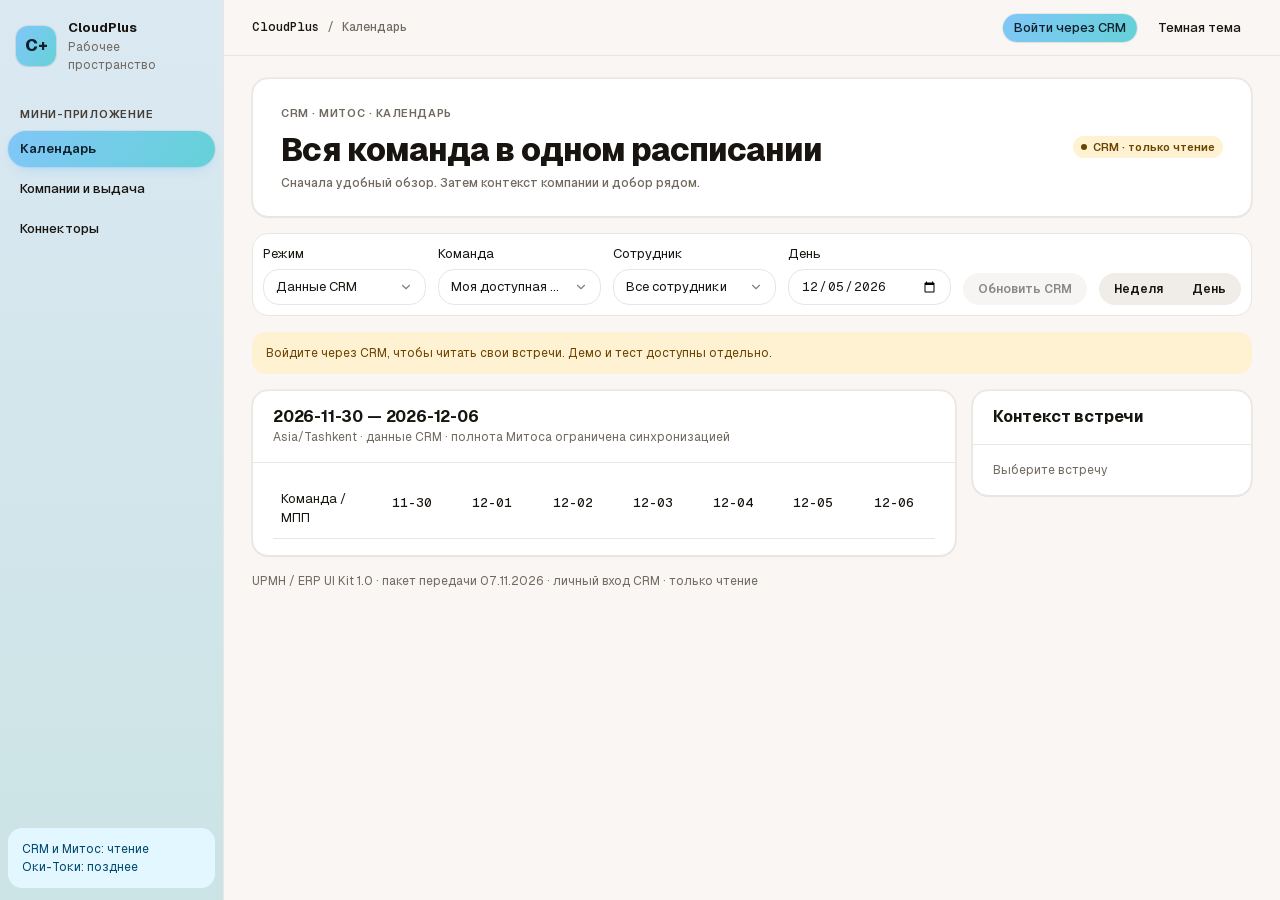
<file: docs/index.html>
<!doctype html>
<html lang="ru" data-theme="light"><head><meta charset="utf-8"><meta name="viewport" content="width=device-width,initial-scale=1"><meta name="referrer" content="no-referrer"><meta http-equiv="Content-Security-Policy" content="default-src 'self'; script-src 'self'; style-src 'self' 'unsafe-inline'; font-src 'self'; img-src 'self' data:; connect-src https://crm.cloudplus.uz; base-uri 'none'; form-action 'none'"><link rel="icon" href="icons/calendar.svg"><title>CloudPlus Workspace</title><link rel="stylesheet" href="css/kit.css"><link rel="stylesheet" href="css/theme.css?v=02"><link rel="stylesheet" href="app.css?v=03"><script src="js/kit.js" defer></script><script src="auth.js?v=03" defer></script><script src="crm-adapter.js?v=03" defer></script><script src="fixtures.js" defer></script><script src="engine.js" defer></script><script src="app.js?v=03" defer></script></head><body>
<div class="app"><aside class="side"><div class="side__brand"><div class="logo">C+</div><div><b>CloudPlus</b><div class="t-small">Рабочее пространство</div></div></div><div class="nav__group">Мини-приложение</div><a href="#" class="nav" data-page="calendar" aria-current="page">Календарь</a><a href="#" class="nav" data-page="companies">Компании и выдача</a><a href="#" class="nav" data-page="connectors">Коннекторы</a><div class="side__scroll"></div><div class="note">CRM и Митос: чтение<br>Оки-Токи: позднее</div></aside>
<main class="main"><header class="top"><div class="crumbs"><b>CloudPlus</b><span>/</span><span id="page-name">Календарь</span></div><span class="grow"></span><span id="auth-user" class="t-small"></span><button class="btn btn--sm btn--primary" id="login">Войти через CRM</button><button class="btn btn--sm btn--ghost" id="logout" hidden>Выйти</button><button class="btn btn--sm btn--ghost" id="theme">Темная тема</button></header><div class="content">
<div class="hero"><div class="grow"><span class="t-over">CRM · МИТОС · КАЛЕНДАРЬ</span><h1 class="h-display" id="title">Вся команда в одном расписании</h1><p class="t-small">Сначала удобный обзор. Затем контекст компании и добор рядом.</p></div><span class="badge badge--dot badge--warn" id="mode-badge">Демонстрационные данные</span></div>
<div class="toolbar controls"><label class="field"><span>Режим</span><select class="select" id="mode"><option value="live">Данные CRM</option><option value="read">Макет чтения</option><option value="test">Тестовый контур</option></select></label><label class="field"><span>Команда</span><select class="select" id="team"></select></label><label class="field"><span>Сотрудник</span><select class="select" id="employee"></select></label><label class="field"><span>День</span><input class="input num" id="date" type="date" min="2026-11-09" max="2026-11-13" value="2026-11-11"></label><button class="btn btn--soft" id="refresh" hidden>Обновить CRM</button><div class="btn-group"><button class="btn btn--soft" id="week" aria-pressed="true">Неделя</button><button class="btn btn--soft" id="day" aria-pressed="false">День</button></div></div>
<div class="note note--warn" id="notice" role="status">Демо: живое подключение не выполнено. Пустая ячейка не подтверждает свободное время.</div>
<section id="calendar-page"><div class="workspace"><div class="card"><div class="card__head"><div><h2 class="h-card" id="period">9–13 ноября 2026</h2><p class="t-small">Asia/Tashkent · все сотрудники условные</p></div></div><div class="card__body"><div id="calendar"></div></div></div><aside class="card"><div class="card__head"><h2 class="h-card">Контекст встречи</h2></div><div class="card__body" id="details"></div></aside></div></section>
<section id="companies-page" hidden><div class="card"><div class="card__head"><h2 class="h-card">База компаний</h2><span class="badge badge--outline">Условные адреса</span></div><div class="table-wrap"><table class="table"><thead><tr><th>Компания</th><th>Локация</th><th>Основание выдачи</th></tr></thead><tbody id="companies"></tbody></table></div></div></section>
<section id="connectors-page" hidden><div class="board" id="connectors"></div></section>
<section class="card" id="simulation" hidden><div class="card__head"><div><h2 class="h-card">Имитировать встречу</h2><p class="t-small">Меняется только локальный тестовый набор. Рабочие данные не затрагиваются.</p></div><button class="btn btn--sm btn--ghost" id="reset">Сбросить тест</button></div><form class="card__body controls" id="simulate"><label class="field"><span>Компания</span><select class="select" id="sim-company"></select></label><label class="field"><span>МПП</span><select class="select" id="sim-employee"></select></label><label class="field"><span>Дата</span><input class="input num" id="sim-date" type="date" min="2026-11-09" max="2026-11-13" value="2026-11-11"></label><label class="field"><span>Начало</span><input class="input num" id="sim-time" type="time" value="12:30" step="1800" required></label><button class="btn btn--primary" type="submit">Добавить в тест</button></form><div class="card__foot" id="sim-result" aria-live="polite"></div></section>
<section class="card" id="recommendations" hidden><div class="card__head"><div><h2 class="h-card">Кого и когда добирать</h2><p class="t-small">Выберите встречу: тот же дом → ближайшие компании. Несколько дат одной локации расширяют предложения.</p></div></div><div class="card__body" id="candidates"></div><div class="card__foot">Тест: встреча 60 минут, резерв 15 минут, радиус 250 м. Это условные параметры, не нормативы и не расчет дороги.</div></section>
<footer class="t-small">UPMH / ERP UI Kit 1.0 · пакет передачи 07.11.2026 · личный вход CRM · только чтение</footer>
</div></main></div></body></html>
</file>
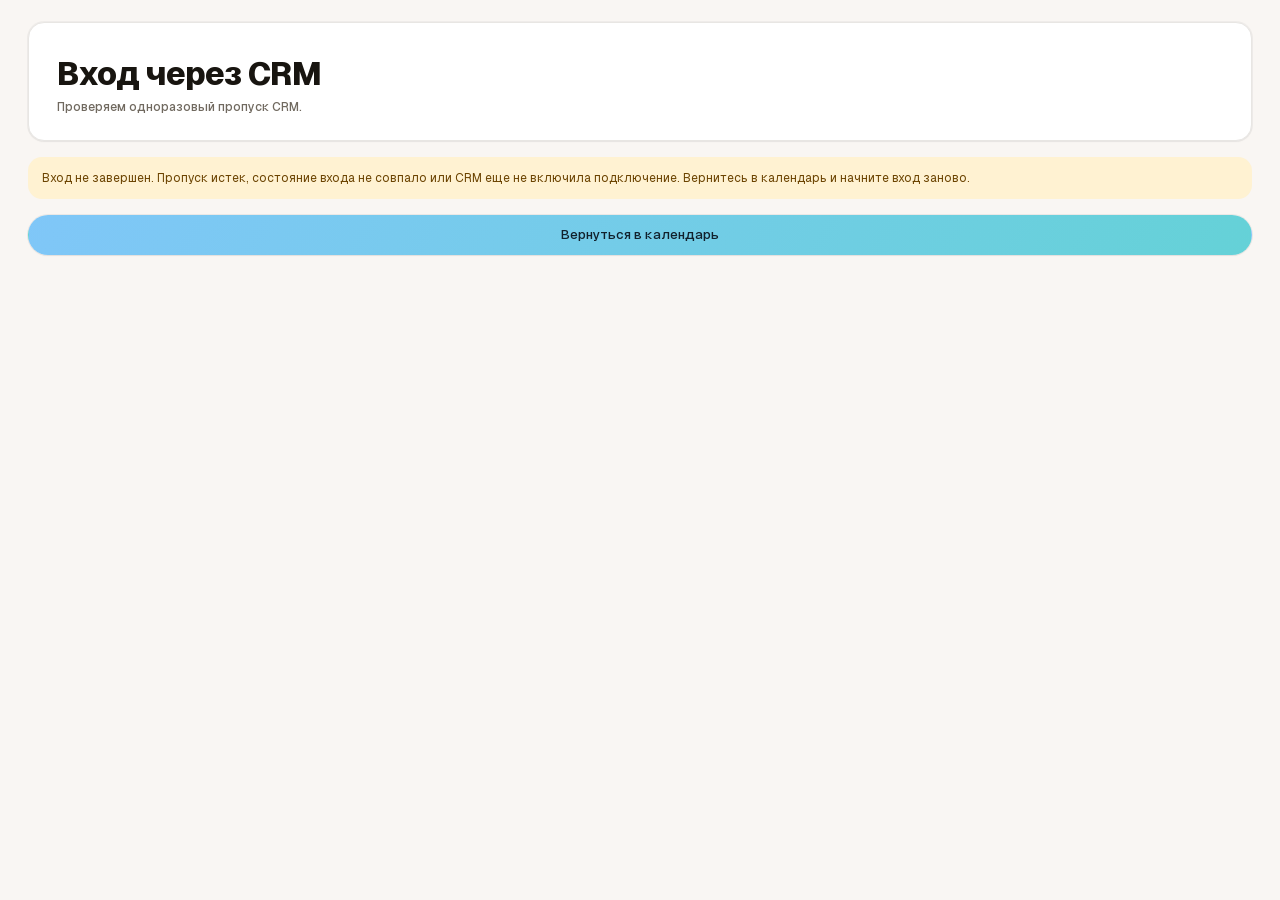
<file: docs/auth/crm/callback.html>
<!doctype html>
<html lang="ru" data-theme="light"><head><meta charset="utf-8"><meta name="viewport" content="width=device-width,initial-scale=1"><meta name="referrer" content="no-referrer"><meta http-equiv="Content-Security-Policy" content="default-src 'none'; script-src 'self'; style-src 'self'; font-src 'self'; connect-src https://crm.cloudplus.uz; base-uri 'none'; form-action 'none'"><title>CloudPlus: вход через CRM</title><link rel="stylesheet" href="../../css/kit.css"><link rel="stylesheet" href="../../css/theme.css"><script src="../../auth.js?v=03" defer></script><script src="callback.js?v=03" defer></script></head><body><main class="content"><div class="hero"><div><h1 class="h-display">Вход через CRM</h1><p class="t-small">Проверяем одноразовый пропуск CRM.</p></div></div><div class="note note--warn" id="status" role="status">Выполняется вход. Служебные ключи здесь не хранятся.</div><a class="btn btn--primary" href="../../">Вернуться в календарь</a></main></body></html>
</file>
<file: docs/css/kit.css>
/* ERP UI Kit - Cloudplus. Написан с нуля. Цвета проекта меняются в theme.css. */
@font-face{font-family:"Geist";src:url(fonts/Geist-Variable.woff2) format("woff2");font-weight:100 900;font-display:swap}
@font-face{font-family:"Geist Mono";src:url(fonts/GeistMono-Variable.woff2) format("woff2");font-weight:100 900;font-display:swap}

/* ---------- токены ---------- */
:root{
  /* параметры темы (переопределяются в theme.css) */
  --accent-h:240; --accent-h2:200; --accent-c:.10; --accent-l:.80; --accent-angle:120deg;
  --neutral-h:75; --neutral-c:.005;

  --bg:oklch(.975 var(--neutral-c) var(--neutral-h));
  --surface:oklch(1 0 0);
  --surface-2:oklch(.991 calc(var(--neutral-c)*.32) var(--neutral-h));
  --fill:oklch(.977 calc(var(--neutral-c)*.64) var(--neutral-h));
  --surface-3:oklch(.946 calc(var(--neutral-c)*1.28) var(--neutral-h));
  --line:oklch(.925 calc(var(--neutral-c)*.96) var(--neutral-h));
  --line-strong:oklch(.87 calc(var(--neutral-c)*1.4) var(--neutral-h));
  --text:oklch(.196 .0096 var(--neutral-h));
  --text-2:oklch(.372 .0144 var(--neutral-h));
  --text-3:oklch(.523 .0176 var(--neutral-h));
  --text-4:oklch(.66 .012 var(--neutral-h));

  --accent:oklch(var(--accent-l) var(--accent-c) var(--accent-h));
  --accent-2:oklch(var(--accent-l) var(--accent-c) var(--accent-h2));
  --accent-grad:linear-gradient(var(--accent-angle),var(--accent),var(--accent-2));
  --accent-soft:oklch(.965 calc(var(--accent-c)*.3) var(--accent-h));
  --accent-soft-2:oklch(.962 calc(var(--accent-c)*.32) var(--accent-h2));
  --accent-text:oklch(.38 calc(var(--accent-c)*.9) var(--accent-h));
  --on-accent:oklch(.24 .03 var(--accent-h));
  --focus:oklch(.6 .14 var(--accent-h));

  --ok:oklch(.56 .12 165); --ok-soft:oklch(.955 .035 165); --ok-text:oklch(.38 .09 165);
  --warn:oklch(.68 .13 78); --warn-soft:oklch(.965 .045 88); --warn-text:oklch(.42 .09 72);
  --bad:oklch(.58 .17 24); --bad-soft:oklch(.962 .03 24); --bad-text:oklch(.44 .15 24);
  --info:oklch(.58 .12 236); --info-soft:oklch(.955 .03 236); --info-text:oklch(.4 .11 236);

  --ink:linear-gradient(180deg,oklch(.235 .012 265),oklch(.165 .008 265));

  --r-xs:6px; --r-sm:10px; --r-md:14px; --r-lg:16px; --r-pill:999px;
  --sh-1:inset 0 1px 0 oklch(1 0 0/.85),0 1px 2px oklch(.18 .01 80/.04),0 0 0 1px oklch(.18 .01 80/.04);
  --sh-2:0 10px 26px -10px oklch(.2 .01 80/.16);
  --sh-3:0 0 0 1px oklch(.196 .0096 75/.1),0 12px 28px -8px oklch(.17 .008 265/.12);
  --sh-4:0 0 0 1px oklch(.196 .0096 75/.1),0 24px 60px -16px oklch(.17 .008 265/.22);

  --font:"Geist",-apple-system,BlinkMacSystemFont,"Segoe UI",Roboto,sans-serif;
  --mono:"Geist Mono",ui-monospace,SFMono-Regular,Menlo,monospace;
  --t-fast:120ms; --t-base:180ms; --t-slow:280ms;
  --ease:cubic-bezier(.2,.9,.3,1); --spring:cubic-bezier(.34,1.5,.64,1);
  --side-w:224px; --top-h:56px;
  color-scheme:light;
}
[data-theme=dark]{
  --fill:oklch(.25 .009 var(--neutral-h));
  --bg:oklch(.185 .008 var(--neutral-h));
  --surface:oklch(.23 .008 var(--neutral-h));
  --surface-2:oklch(.26 .009 var(--neutral-h));
  --surface-3:oklch(.31 .01 var(--neutral-h));
  --line:oklch(.3 .009 var(--neutral-h));
  --line-strong:oklch(.38 .01 var(--neutral-h));
  --text:oklch(.97 .004 var(--neutral-h));
  --text-2:oklch(.84 .006 var(--neutral-h));
  --text-3:oklch(.7 .008 var(--neutral-h));
  --text-4:oklch(.58 .01 var(--neutral-h));
  --accent-soft:oklch(.31 calc(var(--accent-c)*.55) var(--accent-h));
  --accent-soft-2:oklch(.31 calc(var(--accent-c)*.55) var(--accent-h2));
  --accent-text:oklch(.86 var(--accent-c) var(--accent-h));
  --focus:oklch(.75 .12 var(--accent-h));
  --ok:oklch(.74 .12 165); --ok-soft:oklch(.29 .05 165); --ok-text:oklch(.86 .09 165);
  --warn:oklch(.8 .12 85); --warn-soft:oklch(.3 .05 78); --warn-text:oklch(.88 .09 85);
  --bad:oklch(.7 .15 24); --bad-soft:oklch(.29 .07 24); --bad-text:oklch(.86 .1 24);
  --info:oklch(.74 .11 236); --info-soft:oklch(.28 .06 236); --info-text:oklch(.86 .08 236);
  --ink:linear-gradient(180deg,oklch(.33 .01 var(--neutral-h)),oklch(.26 .01 var(--neutral-h)));
  --sh-1:0 1px 2px oklch(0 0 0/.4),0 0 0 1px oklch(1 0 0/.05) inset;
  --sh-2:0 10px 26px -10px oklch(0 0 0/.55);
  --sh-3:0 22px 50px -14px oklch(0 0 0/.65);
  --sh-4:0 40px 90px -18px oklch(0 0 0/.8);
  color-scheme:dark;
}

/* ---------- база ---------- */
*,*::before,*::after{box-sizing:border-box}
html{-webkit-text-size-adjust:100%}
body{margin:0;background:var(--bg);color:var(--text);font:400 13px/1.5 var(--font);-webkit-font-smoothing:antialiased}
h1,h2,h3,h4,p{margin:0}
button,input,select,textarea{font:inherit;color:inherit}
button{cursor:pointer}
a{color:inherit;text-decoration:none}
svg.i{width:16px;height:16px;flex:none;fill:none;stroke:currentColor;stroke-width:2;stroke-linecap:round;stroke-linejoin:round}
svg.i--sm{width:14px;height:14px} svg.i--lg{width:20px;height:20px}
:focus-visible{outline:2px solid var(--focus);outline-offset:2px}
.truncate{overflow:hidden;text-overflow:ellipsis;white-space:nowrap;min-width:0}
.num{font-family:var(--mono);font-variant-numeric:tabular-nums}
.muted{color:var(--text-3)} .row{display:flex;align-items:center;gap:10px} .grow{flex:1;min-width:0} .stack{display:grid;gap:16px}

/* ---------- типографика ---------- */
.h-display{font:800 32px/1.1 var(--font);letter-spacing:-.03em}
.h-page{font:800 22px/1.15 var(--font);letter-spacing:-.02em}
.h-card{font:700 16px/1.3 var(--font);letter-spacing:-.012em}
.t-body{font-size:13px} .t-small{font-size:12px;color:var(--text-3)}
.t-over{font:600 11px/1.5 var(--font);letter-spacing:.05em;text-transform:uppercase;color:var(--text-3)}
.t-figure{font:650 28px/1.5 var(--font);letter-spacing:-.03em;font-variant-numeric:tabular-nums}
.t-unit{font:500 12px var(--font);color:var(--text-3);letter-spacing:0}

/* ---------- кнопки ---------- */
.btn{display:inline-flex;align-items:center;justify-content:center;gap:6px;height:40px;padding:0 12px;border:1px solid var(--line);border-radius:var(--r-pill);background:var(--surface);color:var(--text-2);font-weight:500;font-size:13px;white-space:nowrap;transition:background var(--t-fast),border-color var(--t-fast),transform var(--t-fast),filter var(--t-fast),box-shadow var(--t-fast),color var(--t-fast);user-select:none}
.btn>svg.i{width:14px;height:14px}
.btn:hover{background:var(--surface-2);border-color:var(--line-strong);color:var(--text)}
.btn:active{transform:translateY(1px) scale(.985)}
.btn[disabled],.btn[aria-disabled=true]{opacity:.5;pointer-events:none}
.btn--primary{background:var(--accent-grad);border-color:transparent;color:var(--on-accent);box-shadow:0 1px 2px oklch(.17 .008 265/.04),0 0 0 1px oklch(.17 .008 265/.06)}
.btn--primary:hover{background:var(--accent-grad);filter:brightness(.97) saturate(1.08);border-color:transparent;color:var(--on-accent)}
.btn--soft{background:var(--surface-3);border-color:transparent;color:var(--text)}
.btn--soft:hover{background:var(--line);border-color:transparent}
.btn--ghost{background:transparent;border-color:transparent;color:var(--text)}
.btn--ghost:hover{background:var(--surface-3);border-color:transparent}
.btn--danger{background:var(--bad-soft);border-color:transparent;color:var(--bad-text)}
.btn--danger:hover{background:var(--bad-soft);filter:brightness(.97);border-color:transparent;color:var(--bad-text)}
.btn--dark{background:var(--ink);border-color:transparent;color:oklch(.98 0 0)}
.btn--dark:hover{background:var(--ink);filter:brightness(1.15);border-color:transparent;color:oklch(.98 0 0)}
.btn--sm{height:28px;padding:0 10px;font-size:12.8px;gap:4px} .btn--sm>svg.i{width:12px;height:12px}
.btn--lg{height:44px;padding:0 18px;font-size:14px;font-weight:600;gap:8px}
.btn--icon{width:36px;height:36px;padding:0} .btn--icon>svg.i{width:16px;height:16px} .btn--icon.btn--sm{width:32px;height:32px} .btn--icon.btn--sm>svg.i{width:14px;height:14px} .btn--block{width:100%}
.btn .count{font:700 11px var(--font);padding:1px 6px;border-radius:var(--r-pill);background:var(--surface-3);color:inherit}
.btn-group{display:inline-flex} .btn-group .btn{border-radius:0;margin-left:-1px} .btn-group .btn:first-child{border-radius:var(--r-pill) 0 0 var(--r-pill);margin-left:0} .btn-group .btn:last-child{border-radius:0 var(--r-pill) var(--r-pill) 0}
.link{color:var(--accent-text);font-weight:600} .link:hover{text-decoration:underline}

/* ---------- поля ---------- */
.field{display:grid;gap:6px}
.field>label,.label{font-weight:600;font-size:12px;letter-spacing:-.005em}
.field .req{color:var(--accent);font-weight:700}
.hint{font-size:11px;color:var(--text-3)} .hint--bad{color:var(--bad-text)}
.input,.select,.textarea{width:100%;height:36px;padding:0 12px;border:1px solid var(--line);border-radius:var(--r-lg);background:var(--surface);font-size:13px;transition:border-color var(--t-fast),box-shadow var(--t-fast),background var(--t-fast);text-overflow:ellipsis}
.section .input,.section .select,.section .textarea,.menu .input{background-color:var(--fill)}
.textarea{height:auto;min-height:80px;padding:9px 12px;resize:vertical;line-height:1.5}
.input::placeholder,.textarea::placeholder{color:var(--text-3);opacity:.9}
.input:hover,.select:hover,.textarea:hover{border-color:var(--line-strong)}
.input:focus,.select:focus,.textarea:focus{outline:0;border-color:var(--focus);background:var(--surface);box-shadow:0 0 0 3px oklch(.6 .14 var(--accent-h)/.16)}
.input[aria-invalid=true]{border-color:var(--bad);box-shadow:0 0 0 3px oklch(.58 .17 24/.12)}
.input[disabled],.select[disabled]{opacity:.55;cursor:not-allowed}
.select{appearance:none;padding-right:34px;background-image:url("data:image/svg+xml,%3Csvg xmlns='http://www.w3.org/2000/svg' width='14' height='14' viewBox='0 0 24 24' fill='none' stroke='%23808080' stroke-width='2' stroke-linecap='round' stroke-linejoin='round'%3E%3Cpath d='m6 9 6 6 6-6'/%3E%3C/svg%3E");background-repeat:no-repeat;background-position:right 12px center}
.input-wrap{position:relative} .input-wrap>svg.i{position:absolute;left:12px;top:50%;width:14px;height:14px;transform:translateY(-50%);color:var(--text-3);pointer-events:none} .input-wrap>.input{padding-left:34px}
.input-wrap>.suffix{position:absolute;right:12px;top:50%;transform:translateY(-50%);font:600 11px var(--mono);color:var(--text-3)}
.search{position:relative;flex:1;min-width:180px} .search>svg.i{position:absolute;left:14px;top:50%;width:16px;height:16px;transform:translateY(-50%);color:var(--text-3)} .search>.input{border-radius:var(--r-pill);padding:0 48px 0 38px;height:32px;font-size:14px}
.kbd{font:400 11px/1.5 var(--mono);padding:1px 6px;border:1px solid var(--line);border-radius:var(--r-pill);background:var(--surface);color:var(--text-3)}
.search>.kbd{position:absolute;right:10px;top:50%;transform:translateY(-50%)}

.check{display:inline-flex;align-items:center;gap:8px;cursor:pointer;font-weight:400;font-size:13px}
.check input{appearance:none;width:16px;height:16px;margin:0;border:1px solid var(--line-strong);border-radius:6px;background:var(--surface);display:grid;place-items:center;transition:all var(--t-fast);cursor:pointer;flex:none}
.check input[type=radio]{border-radius:50%}
.check input:hover{border-color:var(--text-3)}
.check input:checked{background:var(--accent-grad);border-color:transparent}
.check input:checked::after{content:"";width:8px;height:4.5px;border:1.75px solid var(--on-accent);border-top:0;border-right:0;transform:translateY(-1px) rotate(-45deg)}
.check input[type=radio]:checked::after{width:6px;height:6px;border:0;border-radius:50%;background:var(--on-accent);transform:none}
.switch{display:inline-flex;align-items:center;gap:8px;cursor:pointer;font-weight:500;font-size:13px;color:var(--text-2)}
.switch input{appearance:none;width:32px;height:18px;margin:0;border:1px solid var(--line);border-radius:var(--r-pill);background:var(--surface-3);position:relative;transition:background var(--t-base);cursor:pointer;flex:none}
.switch input::after{content:"";position:absolute;top:1px;left:1px;width:14px;height:14px;border-radius:50%;background:#fff;box-shadow:0 1px 2px oklch(0 0 0/.2);transition:transform var(--t-base) var(--spring)}
.switch input:checked{background:var(--accent-grad);border-color:transparent} .switch input:checked::after{transform:translateX(14px)}

/* ---------- сегменты и вкладки ---------- */
.seg{display:inline-flex;padding:3px;gap:2px;border-radius:var(--r-pill);background:var(--surface-3)}
.seg button{height:30px;padding:0 14px;border:1px solid transparent;border-radius:var(--r-pill);background:transparent;font-weight:500;font-size:13px;color:var(--text-2);display:inline-flex;align-items:center;gap:6px;transition:background var(--t-fast),color var(--t-fast)}
.seg button:hover{color:var(--text)}
.seg button[aria-selected=true]{background:var(--accent-grad);color:var(--on-accent);box-shadow:0 1px 2px oklch(.17 .008 265/.04),0 0 0 1px oklch(.17 .008 265/.06)}
.seg--plain button[aria-selected=true]{background:var(--surface);color:var(--text);box-shadow:var(--sh-1)}
.tabs{display:flex;gap:4px;border-bottom:1px solid var(--line);overflow-x:auto}
.tabs button{height:40px;padding:0 14px;border:0;background:transparent;font-weight:600;font-size:13px;color:var(--text-3);position:relative;display:inline-flex;align-items:center;gap:8px;white-space:nowrap}
.tabs button:hover{color:var(--text)}
.tabs button[aria-selected=true]{color:var(--text)}
.tabs button[aria-selected=true]::after{content:"";position:absolute;left:10px;right:10px;bottom:-1px;height:2px;border-radius:2px;background:var(--accent-grad)}
.count{font:700 11px/1.5 var(--font);padding:1px 7px;border-radius:var(--r-pill);background:var(--surface-3);color:var(--text-2);font-variant-numeric:tabular-nums}

/* ---------- бейджи ---------- */
.badge{display:inline-flex;align-items:center;gap:6px;height:22px;padding:0 8px;border-radius:var(--r-pill);background:var(--surface-3);color:var(--text-2);font-weight:600;font-size:11px;white-space:nowrap}
.badge--dot::before{content:"";width:6px;height:6px;border-radius:50%;background:currentColor}
.badge--ok{background:var(--ok-soft);color:var(--ok-text)} .badge--warn{background:var(--warn-soft);color:var(--warn-text)} .badge--bad{background:var(--bad-soft);color:var(--bad-text)} .badge--info{background:var(--info-soft);color:var(--info-text)}
.badge--accent{background:var(--accent-grad);color:var(--on-accent)} .badge--outline{background:transparent;border:1px solid var(--line);color:var(--text-3);font-weight:500}
.tag{display:inline-flex;align-items:center;font:600 11px/1.5 var(--font);color:var(--text-2);padding:2px 8px;border:1px solid var(--line);border-radius:var(--r-xs);background:var(--surface-2)}
.dot{width:8px;height:8px;border-radius:50%;background:var(--text-4);flex:none} .dot--ok{background:var(--ok)} .dot--warn{background:var(--warn)} .dot--bad{background:var(--bad)}

/* ---------- карточки и показатели ---------- */
.card{background:var(--surface);border:1px solid var(--line);border-radius:var(--r-lg);box-shadow:var(--sh-1)}
.card__head{display:flex;align-items:center;gap:12px;padding:16px 20px;border-bottom:1px solid var(--line)}
.card__body{padding:16px 20px} .card__foot{display:flex;align-items:center;gap:10px;padding:14px 22px;border-top:1px solid var(--line)}
.hero{display:flex;align-items:center;gap:8px;flex-wrap:wrap;padding:24px 28px;background:var(--surface);border:1px solid var(--line);border-radius:var(--r-lg);box-shadow:var(--sh-1)}
.hero .t-small{font-weight:500} .hero .h-display{margin:10px 0 6px}
.stats{display:grid;gap:14px;grid-template-columns:repeat(auto-fit,minmax(210px,1fr))}
.stat{padding:18px;display:grid;gap:10px;align-content:start;background:var(--surface);border:1px solid var(--line);border-radius:var(--r-lg);box-shadow:var(--sh-1);min-width:0}
.stat__top{display:flex;align-items:center;gap:10px}
.stat__ico{width:30px;height:30px;border-radius:50%;display:grid;place-items:center;background:var(--surface-3);color:var(--text-2);flex:none} .stat__ico>svg.i{width:15px;height:15px}
.stat__ico--ok{background:var(--ok-soft);color:var(--ok-text)} .stat__ico--warn{background:var(--warn-soft);color:var(--warn-text)} .stat__ico--info{background:var(--info-soft);color:var(--info-text)} .stat__ico--accent{background:var(--accent-grad);color:var(--on-accent)}
.stat--ink{background:var(--ink);border-color:transparent;color:#fff} .stat--ink .t-over,.stat--ink .t-small,.stat--ink .t-unit{color:oklch(1 0 0/.7)} .stat--ink .stat__ico{background:oklch(1 0 0/.1);color:#fff}
.stat .ok{color:var(--ok-text)} .stat .warn{color:var(--warn-text)} .stat .bad{color:var(--bad-text)}
.progress{height:4px;border-radius:var(--r-xs);background:var(--surface-3);overflow:hidden} .progress>i{display:block;height:100%;border-radius:inherit;background:var(--accent-grad)} .progress--ok>i{background:var(--ok)} .progress--warn>i{background:var(--warn)}
.delta{display:inline-flex;align-items:center;gap:4px;font:600 12px var(--mono)} .delta--up{color:var(--ok-text)} .delta--down{color:var(--bad-text)}

/* ---------- панель фильтров и таблица ---------- */
.toolbar{display:flex;align-items:center;gap:10px;flex-wrap:wrap;padding:10px;background:var(--surface);border:1px solid var(--line);border-radius:var(--r-lg)}
.toolbar .btn{height:32px;padding:0 14px;font-size:12px;font-weight:600} .toolbar .btn>svg.i{width:14px;height:14px}
.table-wrap{background:var(--surface);border:1px solid var(--line);border-radius:var(--r-lg);box-shadow:var(--sh-1);overflow:auto}
.table{width:100%;border-collapse:collapse;font-size:13px}
.table th{position:sticky;top:0;z-index:1;background:var(--surface);text-align:left;font-weight:500;font-size:13px;color:var(--text-2);padding:14px 16px;white-space:nowrap}
.table td{padding:16px;border-top:1px solid oklch(from var(--line) l c h/.7);vertical-align:middle;max-width:280px}
.table tbody tr{transition:background var(--t-fast)} .table tbody tr:hover{background:var(--surface-2)}
.table tbody tr[aria-selected=true]{background:var(--accent-soft)}
.table .r{text-align:right} .table .c{text-align:center}
.table .th-btn{display:inline-flex;align-items:center;gap:4px;border:0;background:none;padding:0;font:inherit;color:inherit} .table .th-btn svg{box-sizing:content-box;padding:5px;border-radius:8px;color:var(--text-3);transition:background var(--t-fast),color var(--t-fast)} .table .th-btn:hover svg{background:var(--surface-3);color:var(--text)}
.table .num{font-weight:600} .table .progress{width:88px;margin:6px 0 2px auto} .table .pct{font:600 11px var(--mono);color:var(--text-3)}
.table tr[data-mark]>td:first-child{box-shadow:inset 2px 0 0 var(--line-strong)} .table tr[data-mark=ok]>td:first-child{box-shadow:inset 2px 0 0 oklch(.56 .12 165/.6)} .table tr[data-mark=warn]>td:first-child{box-shadow:inset 2px 0 0 oklch(.68 .13 78/.6)} .table tr[data-mark=bad]>td:first-child{box-shadow:inset 2px 0 0 oklch(.58 .17 24/.6)}
.table tfoot td{font:800 15px var(--font);letter-spacing:-.02em;background:var(--surface-2);padding:14px 16px} .table tfoot .t-over{letter-spacing:.095em}
.pager{display:flex;align-items:center;gap:8px;padding:10px 16px;border-top:1px solid var(--line);font-size:12px;color:var(--text-3)}

/* ---------- каркас ---------- */
.app{display:flex;min-height:100vh}
.side{position:sticky;top:0;height:100vh;width:var(--side-w);flex:none;display:flex;flex-direction:column;gap:4px;padding:16px 8px 12px;background:var(--side-bg,linear-gradient(180deg,oklch(.925 calc(var(--accent-c)*.2) var(--accent-h)),oklch(.9 calc(var(--accent-c)*.26) var(--accent-h2))));border-right:1px solid var(--side-line,var(--line));color:var(--side-text,var(--text));overflow:hidden}
.side__brand{display:flex;align-items:center;gap:12px;padding:2px 8px 14px}
.logo{width:40px;height:40px;border-radius:12px;display:grid;place-items:center;background:var(--accent-grad);color:var(--on-accent);font-weight:800;font-size:17px;flex:none;box-shadow:0 1px 2px oklch(.17 .008 265/.06),0 0 0 1px oklch(.17 .008 265/.06)}
.side__brand .btn{width:28px;height:28px;background:oklch(1 0 0/.75);border-color:oklch(1 0 0/.6);color:var(--text-2)}
.side__scroll{flex:1;overflow:auto;display:grid;gap:1px;align-content:start}
.nav__group{display:flex;align-items:center;justify-content:space-between;width:100%;padding:16px 12px 6px;border:0;background:none;font:600 11px var(--font);letter-spacing:.07em;text-transform:uppercase;color:var(--side-muted,var(--text-2))}
.nav__group svg{transition:transform var(--t-base)} .nav__group[aria-expanded=false] svg{transform:rotate(-90deg)}
.nav{display:flex;align-items:center;gap:10px;height:36px;padding:0 12px;border-radius:var(--r-pill);font-weight:500;font-size:13px;color:var(--side-text-2,var(--text));transition:background var(--t-fast),color var(--t-fast)} .nav>svg.i{width:18px;height:18px;stroke-width:1.75}
.nav:hover{background:var(--side-hover,oklch(1 0 0/.5));color:var(--side-text,var(--text))}
.nav[aria-current=page]{background:var(--side-active,var(--accent-grad));color:var(--side-on-active,var(--on-accent));font-weight:600;box-shadow:0 6px 14px -8px oklch(var(--accent-l) var(--accent-c) var(--accent-h)/.9),0 0 0 1px oklch(.17 .008 265/.05)}
.nav .count{margin-left:auto;background:oklch(1 0 0/.6);color:inherit}
.nav--exit{background:oklch(from var(--bad) l c h/.12);color:var(--bad-text);margin-top:4px} .nav--exit:hover{background:oklch(from var(--bad) l c h/.18);color:var(--bad-text)}
.side[data-collapsed=true]{width:68px} .side[data-collapsed=true] .hide-collapsed{display:none} .side[data-collapsed=true] .nav{justify-content:center;padding:0}
.main{flex:1;min-width:0;display:flex;flex-direction:column}
.top{position:sticky;top:0;z-index:20;height:var(--top-h);display:flex;align-items:center;gap:10px;padding:0 28px;background:var(--bg);border-bottom:1px solid var(--line)}
.top .btn--icon{box-shadow:var(--sh-1);border-color:transparent} .top .seg button{height:28px;padding:0 9px}
.crumbs{display:flex;align-items:center;gap:8px;font:500 12px var(--mono);color:var(--text-3);min-width:0} .crumbs b{color:var(--text);font-weight:600}
.content{padding:22px 28px 60px;display:grid;gap:16px;align-content:start}
.avatar{width:26px;height:26px;border-radius:50%;display:grid;place-items:center;background:var(--surface-3);color:var(--text-2);font-weight:700;font-size:10px;flex:none}
.user{display:inline-flex;align-items:center;gap:8px;height:36px;padding:0 14px 0 5px;border-radius:var(--r-pill);background:var(--surface);font-weight:600;font-size:13px;box-shadow:var(--sh-1)}
.bell{position:relative} .bell>b{position:absolute;top:-4px;right:-4px;min-width:16px;height:16px;padding:0 4px;border-radius:var(--r-pill);background:var(--bad);color:#fff;font:700 10px/16px var(--font);text-align:center;box-shadow:0 0 0 2px var(--bg)}

/* ---------- доска ---------- */
.board{display:grid;gap:14px;grid-template-columns:repeat(auto-fit,minmax(260px,1fr));align-items:start}
.col{background:var(--surface);border:1px solid var(--line);border-radius:var(--r-lg);box-shadow:var(--sh-1);overflow:hidden}
.col__head{display:flex;align-items:center;gap:10px;padding:14px 16px;border-bottom:1px solid var(--line);font-weight:700}
.col__head::before{content:"";width:3px;height:18px;border-radius:2px;background:var(--col,var(--text-4))}
.col__body{padding:12px;display:grid;gap:10px;min-height:120px}
.task{padding:14px;border:1px solid var(--line);border-radius:var(--r-md);background:var(--surface-2);display:grid;gap:8px;cursor:grab;transition:box-shadow var(--t-fast),transform var(--t-fast),border-color var(--t-fast)}
.task:hover{box-shadow:var(--sh-2);transform:translateY(-1px);border-color:var(--line-strong)}
.empty{display:grid;place-items:center;gap:6px;padding:34px 18px;text-align:center;color:var(--text-3);border:1.5px dashed var(--line-strong);border-radius:var(--r-md)}
.empty__ico{width:38px;height:38px;border-radius:50%;display:grid;place-items:center;background:var(--surface-3);color:var(--text-3)} .empty b{color:var(--text);font-weight:650}

/* ---------- списки ---------- */
.list{display:grid} .item{display:flex;align-items:flex-start;gap:12px;padding:16px 20px;border-bottom:1px solid var(--line);transition:background var(--t-fast);position:relative} .item:last-child{border-bottom:0} .item:hover{background:var(--surface-2)} .item b{font-weight:600} .item .t-small{font-size:13px;color:var(--text-2);margin-top:3px;line-height:1.5} .item .num{font:400 11px var(--font);color:var(--text-3);margin:0}
.item__ico{width:36px;height:36px;border-radius:50%;display:grid;place-items:center;background:var(--surface-3);color:var(--text-2);flex:none} .item__ico--bad{background:var(--bad-soft);color:var(--bad-text)} .item__ico--ok{background:var(--ok-soft);color:var(--ok-text)} .item__ico--info{background:var(--info-soft);color:var(--info-text)}
.item__x{opacity:0;transition:opacity var(--t-fast)} .item:hover .item__x,.item__x:focus-visible{opacity:1}
.item[data-unread]::before{content:"";position:absolute;left:7px;top:50%;width:6px;height:6px;margin-top:-3px;border-radius:50%;background:var(--accent)}
.dl{display:grid;gap:10px} .dl>div{display:flex;justify-content:space-between;gap:16px} .dl dt{color:var(--text-3)} .dl dd{margin:0;font-weight:600}
.note{display:flex;gap:8px;padding:12px 14px;border-radius:var(--r-md);background:var(--accent-soft);color:var(--accent-text);font-size:12px;line-height:1.5} .note>svg.i{width:14px;height:14px;margin-top:2px} .note--warn{background:var(--warn-soft);color:var(--warn-text)} .note--bad{background:var(--bad-soft);color:var(--bad-text)} .note--ok{background:var(--ok-soft);color:var(--ok-text)}

/* ---------- окна, меню, уведомления ---------- */
.overlay{position:fixed;inset:0;z-index:100;display:none;place-items:center;padding:24px;background:oklch(.2 .01 80/.42);backdrop-filter:blur(3px)}
.overlay[data-open]{display:grid;animation:fade var(--t-base) var(--ease)}
.dialog{width:min(100%,var(--w,560px));max-height:calc(100vh - 48px);display:flex;flex-direction:column;background:var(--surface);border-radius:var(--r-lg);box-shadow:var(--sh-4);animation:pop var(--t-slow) var(--ease);overflow:hidden}
.dialog--inline{position:relative;animation:none;max-height:none;box-shadow:var(--sh-3)}
.dialog__head{display:flex;align-items:center;gap:16px;padding:20px 28px;border-bottom:1px solid var(--line)} .dialog__head .h-card{font:800 20px/1.15 var(--font);letter-spacing:-.02em} .dialog__head .t-small{margin-top:5px}
.dialog__head .stat__ico{width:40px;height:40px;border-radius:var(--r-lg);background:var(--accent-soft);color:var(--accent-text)} .dialog__head .stat__ico>svg.i{width:18px;height:18px}
.dialog__head .btn--icon.btn--ghost{border-color:var(--line);background:var(--surface-2);color:var(--text-2)}
.dialog__body{padding:24px 28px;overflow:auto;display:grid;gap:18px;align-content:start}
.dialog__foot{display:flex;align-items:center;justify-content:flex-end;gap:10px;padding:14px 28px;border-top:1px solid var(--line)} .dialog__foot .btn{height:36px}
.dialog--side{display:grid;grid-template-columns:1fr 300px} .dialog__aside{border-left:1px solid var(--line);background:var(--surface-2);padding:24px 22px;display:grid;gap:14px;align-content:start} .dialog__aside h3{font:700 15px var(--font);color:var(--text-3);margin-top:6px} .dialog__aside .card{padding:14px;border-radius:var(--r-lg)}
.section{border:1px solid var(--line);border-radius:var(--r-lg);overflow:hidden;background:var(--surface)} .section__head{display:flex;align-items:center;gap:10px;padding:13px 18px;background:var(--surface-2);border-bottom:1px solid var(--line);font-weight:700;font-size:14px;letter-spacing:-.012em} .section__head small{margin-left:auto;font:500 11px var(--font);letter-spacing:0;color:var(--text-3)} .section__n{width:19px;height:19px;border-radius:7px;display:grid;place-items:center;border:1px solid var(--line);font:700 11px var(--font);color:var(--text-3);background:var(--surface)} .section__body{padding:18px;display:grid;gap:14px}
.dialog__split{display:grid;grid-template-columns:minmax(0,1fr) 300px;min-height:0;overflow:auto} .dialog__split>.dialog__body{overflow:visible}
.seg--flat{background:none;padding:0;gap:4px} .seg--flat button{height:36px}
.grid-2{display:grid;gap:14px;grid-template-columns:1fr 1fr}
.menu-host{position:relative;display:inline-block}
.menu{position:absolute;z-index:60;top:calc(100% + 6px);left:0;min-width:200px;padding:4px;background:var(--surface);border-radius:var(--r-lg);box-shadow:var(--sh-3);display:none}
.menu[data-open]{display:block;animation:pop var(--t-base) var(--ease)} .menu--right{left:auto;right:0}
.menu--static{position:relative;top:0;display:block}
.menu__item{display:flex;align-items:center;gap:8px;width:100%;height:32px;padding:0 8px;border:0;border-radius:12px;background:none;text-align:left;font-weight:400;font-size:13px;color:var(--text)}
.menu__item:hover{background:var(--surface-3)} .menu__item[aria-checked=true]{background:var(--accent-soft);color:var(--accent-text)} .menu__item--bad{color:var(--bad-text)}
.menu__sep{height:1px;margin:4px -4px;background:oklch(from var(--line) l c h/.7)} .menu__label{padding:8px 8px 6px;font:600 12px var(--font);color:var(--text)}
.menu--filter{width:290px;min-width:0;padding:0} .menu--filter>*{padding:8px;border-bottom:1px solid oklch(from var(--line) l c h/.7)} .menu--filter>:last-child{border-bottom:0} .menu--filter>b{display:block;padding:10px 12px;font:600 12px var(--font)} .menu--filter .menu__list{padding:4px} .menu--filter .opts{display:grid;gap:11px;padding:11px 8px 4px} .menu--filter .links{display:flex;gap:6px;font-size:11px;color:var(--text-3);margin-top:8px} .menu--filter .links .link{font-weight:400} .menu--filter .acts{display:flex;justify-content:flex-end;gap:8px}
.toasts{position:fixed;right:22px;bottom:22px;z-index:200;display:grid;gap:10px}
.toast{display:flex;align-items:center;gap:10px;min-width:240px;padding:12px 16px;border-radius:var(--r-md);background:var(--ink);color:oklch(.98 0 0);font-weight:600;font-size:13px;box-shadow:var(--sh-3);animation:rise var(--t-slow) var(--spring)}
.toast--static{position:relative;display:inline-flex}
.skeleton{border-radius:var(--r-sm);background:linear-gradient(90deg,var(--surface-3),var(--surface-2),var(--surface-3));background-size:200% 100%;animation:shimmer 1.4s linear infinite}
@keyframes fade{from{opacity:0}} @keyframes pop{from{opacity:0;transform:translateY(8px) scale(.98)}} @keyframes rise{from{opacity:0;transform:translateY(12px)}} @keyframes shimmer{to{background-position:-200% 0}}
@media(max-width:860px){.side{display:none}.top,.content{padding-left:16px;padding-right:16px}.grid-2,.dialog--side,.dialog__split{grid-template-columns:1fr}.dialog__aside{border-left:0;border-top:1px solid var(--line)}}
@media(prefers-reduced-motion:reduce){*{animation:none!important;transition:none!important}}

/* ---------- графики (js/charts.js) ---------- */
:root{--chart-1:oklch(.6 calc(var(--accent-c)*1.4 + .03) var(--accent-h));--chart-2:var(--text);--chart-3:oklch(.82 .008 var(--neutral-h));--chart-4:oklch(.8 var(--accent-c) var(--accent-h));--chart-5:oklch(.6 .01 var(--neutral-h));--chart-6:oklch(.9 .006 var(--neutral-h))}
[data-theme=dark]{--chart-1:oklch(.76 calc(var(--accent-c)*1.2 + .02) var(--accent-h));--chart-3:oklch(.46 .008 var(--neutral-h));--chart-4:oklch(.5 var(--accent-c) var(--accent-h));--chart-5:oklch(.66 .01 var(--neutral-h));--chart-6:oklch(.36 .006 var(--neutral-h))}
.chart{position:relative;width:100%;min-width:0}
.chart svg{display:block;overflow:visible} .chart svg text{font:400 11px var(--font);fill:var(--text-4);font-variant-numeric:tabular-nums} .chart svg rect{transition:opacity var(--t-fast)}
.chart__legend{display:flex;flex-wrap:wrap;gap:8px 18px;margin-top:12px;font-size:13px;color:var(--text-2)} .chart__legend span{display:inline-flex;align-items:center;gap:7px} .chart__legend i{width:10px;height:3px;border-radius:2px;flex:none} .chart__legend b{font:600 12px var(--mono);color:var(--text);margin-left:2px}
.chart__tip{position:absolute;z-index:5;transform:translateX(-50%);min-width:150px;padding:10px 12px;border-radius:var(--r-sm);background:var(--surface);border:1px solid var(--line);box-shadow:var(--sh-3);font-size:12px;pointer-events:none;display:grid;gap:4px} .chart__tip[hidden]{display:none}
.chart__tip-h{font-weight:700;margin-bottom:2px} .chart__tip div{display:flex;align-items:center;gap:7px;white-space:nowrap} .chart__tip i{width:8px;height:8px;border-radius:2px} .chart__tip b{margin-left:auto;padding-left:14px;font:600 12px var(--mono)}
.chart--donut{display:flex;align-items:center;gap:24px;flex-wrap:wrap} .chart--donut .chart__legend{flex-direction:column;margin:0;flex:1;min-width:150px} .chart--donut .chart__legend span{justify-content:flex-start} .chart--donut .chart__legend b{margin-left:auto}
.chart__donut{position:relative;flex:none} .chart__mid{position:absolute;inset:0;display:grid;place-content:center;text-align:center} .chart__mid b{font:800 22px var(--font);letter-spacing:-.03em} .chart__mid span{font-size:12px;color:var(--text-3)}
.chart__row{display:grid;grid-template-columns:minmax(90px,30%) 1fr 72px 38px;align-items:center;gap:12px;padding:7px 0;font-size:13px} .chart__track{height:6px;border-radius:var(--r-pill);background:var(--surface-3);overflow:hidden} .chart__track i{display:block;height:100%;border-radius:inherit} .chart__row b{font-weight:600;font-size:12px}
.charts{display:grid;gap:16px;grid-template-columns:repeat(auto-fit,minmax(440px,1fr))}

/* ---------- аналитические карточки ---------- */
.metrics{display:grid;gap:16px;grid-template-columns:repeat(auto-fit,minmax(240px,1fr));align-items:stretch}
.metric{display:flex;flex-direction:column;padding:16px;background:var(--surface);border:1px solid var(--line);border-radius:var(--r-lg);box-shadow:var(--sh-1);min-width:0}
.metric__head{display:flex;align-items:baseline;justify-content:space-between;gap:10px;font-size:13px;color:var(--text-3);margin-bottom:34px} .metric__head b{font-size:15px;font-weight:600;color:var(--text);font-variant-numeric:tabular-nums}
.metric__title{font:700 17px/1.3 var(--font);letter-spacing:-.012em;margin-bottom:10px}
.metric__value{display:flex;align-items:baseline;flex-wrap:wrap;gap:4px 8px;font:800 24px/1.15 var(--font);letter-spacing:-.03em;font-variant-numeric:tabular-nums} .metric__value small{font:600 12px var(--font);letter-spacing:-.01em;color:var(--text-3)}
.metric__value .delta{font:600 13px var(--font);letter-spacing:0} .delta--down,.delta--bad{color:var(--bad)} .delta--up{color:var(--ok-text)}
.metric__desc{font-size:12px;line-height:18px;color:var(--text-3);margin:4px 0 12px}
.metric .chart{margin:2px 0 12px} .metric__text{font-size:14px;line-height:1.5;margin-bottom:10px}
.chips{display:flex;flex-wrap:wrap;gap:8px} .chip{display:inline-block;padding:6px 12px;border-radius:16px;background:var(--surface-3);font-size:13px;line-height:1.4;color:var(--text-2)}
.rank{display:grid} .rank__row{display:grid;grid-template-columns:1fr auto auto;gap:2px 12px;align-items:center;padding:12px 0;border-bottom:1px solid var(--line)} .rank__row:last-child{border-bottom:0}
.rank__row b{grid-column:1/-1;font-weight:700;font-size:14px} .rank__row span{font-size:12px;line-height:18px;color:var(--text-3)} .rank__row i{font-style:normal;font-size:13px;color:var(--text-2);font-variant-numeric:tabular-nums}
.heat{display:grid;gap:14px} .heat__row{display:grid;gap:7px} .heat__row div{display:flex;justify-content:space-between;gap:10px;font-size:14px} .heat__row div span:last-child{color:var(--text-2)}
.heat__bar{height:8px;border-radius:var(--r-pill);background:var(--surface-3);overflow:hidden} .heat__bar i{display:block;height:100%;width:calc(var(--p)*100%);border-radius:inherit;background:linear-gradient(90deg,oklch(.84 .11 135),oklch(.88 .12 98) 45%,oklch(.76 .15 55));background-size:calc(100%/var(--p)) 100%}
.charts>.card{display:flex;flex-direction:column} .charts>.card>.card__body{flex:1;display:flex;flex-direction:column;justify-content:center}
.rank__row .delta{color:var(--bad);font:600 13px var(--font)} .heat__row div span{min-width:0;overflow:hidden;text-overflow:ellipsis;white-space:nowrap}
.chart--donut .chart__legend i{width:8px;height:8px;border-radius:2px}
.chart svg text.chart__val{font:600 11px var(--font);fill:var(--text-2)}
.chart__row b{text-align:right} .chart__row em{font:normal 12px var(--font);color:var(--text-3);text-align:right;font-variant-numeric:tabular-nums}
.kpis{display:grid;grid-template-columns:repeat(3,1fr);border-bottom:1px solid var(--line)} .kpis>div{padding:12px 20px;display:grid;gap:2px;border-right:1px solid var(--line);min-width:0} .kpis>div:last-child{border-right:0}
.kpis span{font-size:12px;color:var(--text-3)} .kpis b{font:800 19px/1.2 var(--font);letter-spacing:-.025em;font-variant-numeric:tabular-nums;display:flex;align-items:baseline;gap:8px;flex-wrap:wrap} .kpis b .delta{font:600 12px var(--font);letter-spacing:0}
.charts>.card>.card__body{justify-content:flex-start}
</file>
<file: docs/css/theme.css>
/* Тема проекта. Единственный файл, где меняются цвета. Подключается после kit.css. */
:root{
  --accent-h: 240;        /* оттенок акцента 1 (0-360, шкала oklch) */
  --accent-h2: 200;       /* оттенок акцента 2; равен первому = сплошной цвет без градиента */
  --accent-c: .10;        /* насыщенность: 0 серый, .06-.11 пастель, .16+ яркий */
  --accent-l: .80;        /* светлота: .78-.86 пастель, .3-.5 темный акцент */
  --accent-angle: 120deg; /* угол градиента */
  --neutral-h: 75;        /* подтон серых: 75 теплый, 255 холодный */
  --neutral-c: .005;      /* сила подтона серых */
  /* --on-accent: oklch(.99 0 0);  раскомментировать при темном акценте (светлота ниже .62) */
}

/* Сайдбар. По умолчанию светлый. Для другого варианта раскомментируйте один блок. */

/* тон акцента
.side{--side-bg:linear-gradient(180deg,var(--accent-soft),var(--accent-soft-2))}
*/

/* залит акцентом
.side{--side-bg:linear-gradient(180deg,var(--accent),var(--accent-2));--side-text:oklch(.22 .02 var(--accent-h));--side-text-2:oklch(.3 .03 var(--accent-h));--side-muted:oklch(.38 .04 var(--accent-h));--side-hover:oklch(1 0 0/.35);--side-active:oklch(1 0 0/.75);--side-on-active:oklch(.22 .02 var(--accent-h));--side-line:transparent}
*/

/* темный
.side{--side-bg:linear-gradient(180deg,oklch(.24 .012 var(--accent-h)),oklch(.17 .012 var(--accent-h)));--side-text:oklch(.97 0 0);--side-text-2:oklch(.82 .008 var(--accent-h));--side-muted:oklch(.62 .01 var(--accent-h));--side-hover:oklch(1 0 0/.08);--side-line:transparent}
*/

/* CloudPlus Workspace: theme-aware sidebar, original kit.css remains unchanged. */
[data-theme="dark"] .side{
 --side-bg:var(--surface);--side-text:var(--text);--side-text-2:var(--text-2);
 --side-muted:var(--text-3);--side-hover:var(--surface-3);--side-active:var(--accent-grad);
 --side-on-active:var(--on-accent);--side-line:var(--line);
}
</file>
<file: docs/app.css>
[hidden]{display:none!important}.controls{display:flex;gap:12px;align-items:end;flex-wrap:wrap}.controls .field{min-width:135px;flex:1}.controls>button{margin-bottom:0}.workspace{display:grid;grid-template-columns:minmax(0,1fr) 280px;gap:16px;align-items:start}.content>section{min-width:0}.week-grid{display:grid;grid-template-columns:100px repeat(5,minmax(0,1fr))}.week-head,.week-name,.week-cell{padding:10px 8px;border-bottom:1px solid var(--line);min-width:0}.week-cell{border-left:1px solid var(--line);min-height:108px;display:flex;gap:8px;flex-direction:column}.meeting{padding:8px;background:var(--accent-soft);border-radius:var(--r-xs);border:0;text-align:left;color:var(--text);width:100%;font:inherit}.meeting:hover{background:var(--surface-3)}.meeting:focus-visible{outline:2px solid var(--accent);outline-offset:2px}.meeting:disabled{opacity:.5}.meeting small{display:block;color:var(--text-2);margin-top:4px}.meeting.test-event{background:var(--warn-soft)}.highlight{background:var(--accent-soft)}.time-options{display:flex;gap:8px;flex-wrap:wrap;margin:12px 0}.candidate{display:flex;justify-content:space-between;gap:12px;align-items:center;padding:12px 0;border-bottom:1px solid var(--line)}.candidate>div{min-width:0}.detail-list{display:grid;gap:14px}.day-list{display:grid;gap:12px}.connector-content{padding:18px;display:grid;gap:16px}.week-empty{color:var(--text-3);font-size:12px}.mobile-days{display:none}.mode-info{color:var(--text-2)}.top .grow{flex:1}
@media(max-width:1080px){.workspace{grid-template-columns:1fr}.side{width:190px}.content{padding:16px}.hero{padding:20px}.top{padding:0 16px}}
@media(max-width:760px){.app{display:block}.side{position:static;width:100%;height:auto;flex-direction:row;flex-wrap:wrap;align-items:center}.side__brand{width:100%;padding-bottom:6px}.side .nav__group,.side .side__scroll,.side>.note{display:none}.top{position:static}.week-grid{display:none}.mobile-days{display:grid;gap:14px}.controls .field{min-width:120px}.hero .h-display{font-size:24px}.candidate{align-items:flex-start}.table-wrap{max-width:100%}}
@media(max-width:760px){.side{display:flex}.hero>.grow{width:100%}.hero{align-items:flex-start}.controls .btn-group{flex-wrap:wrap}}
.meeting .truncate{display:block;max-width:100%;overflow:hidden;text-overflow:ellipsis;white-space:nowrap}.week-cell{overflow:hidden;overflow-wrap:anywhere}.meeting small{overflow-wrap:anywhere;white-space:normal}.top{height:auto;min-height:var(--top-h);flex-wrap:wrap;padding-top:8px;padding-bottom:8px}
</file>
